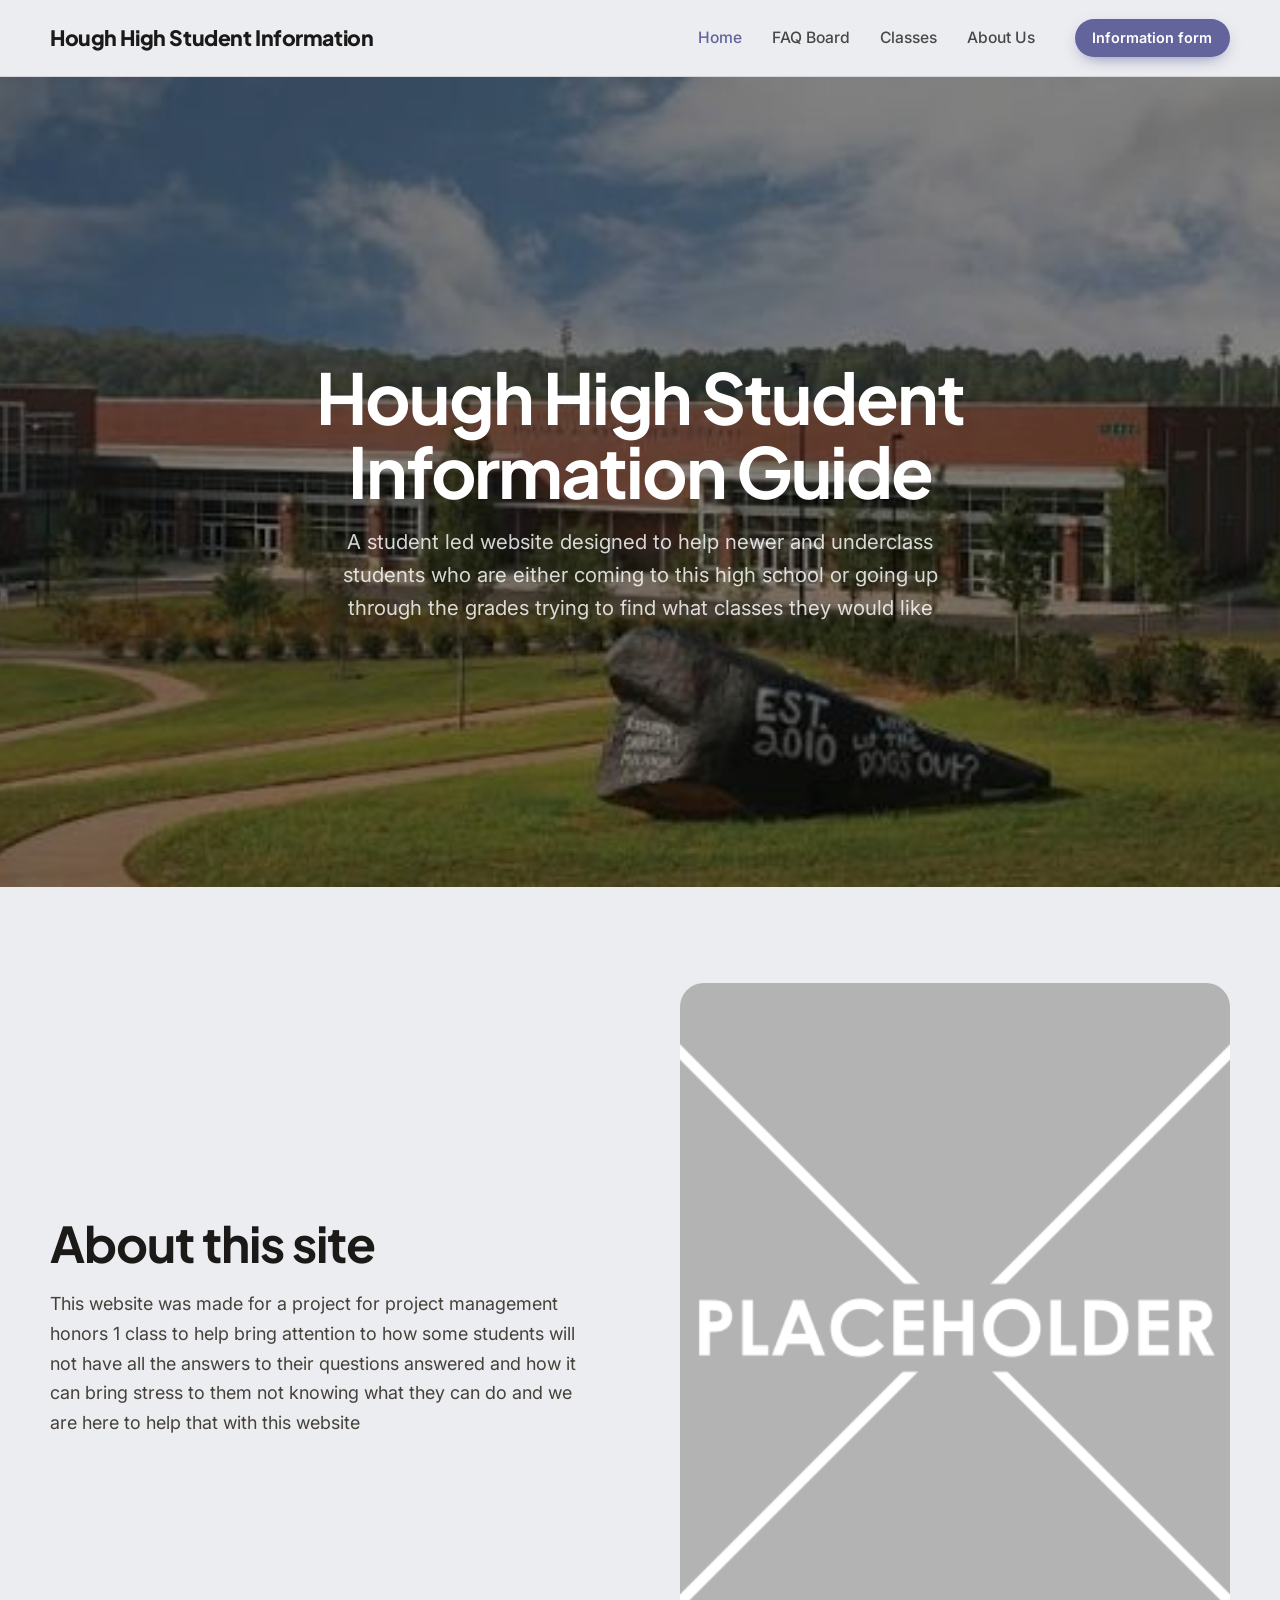
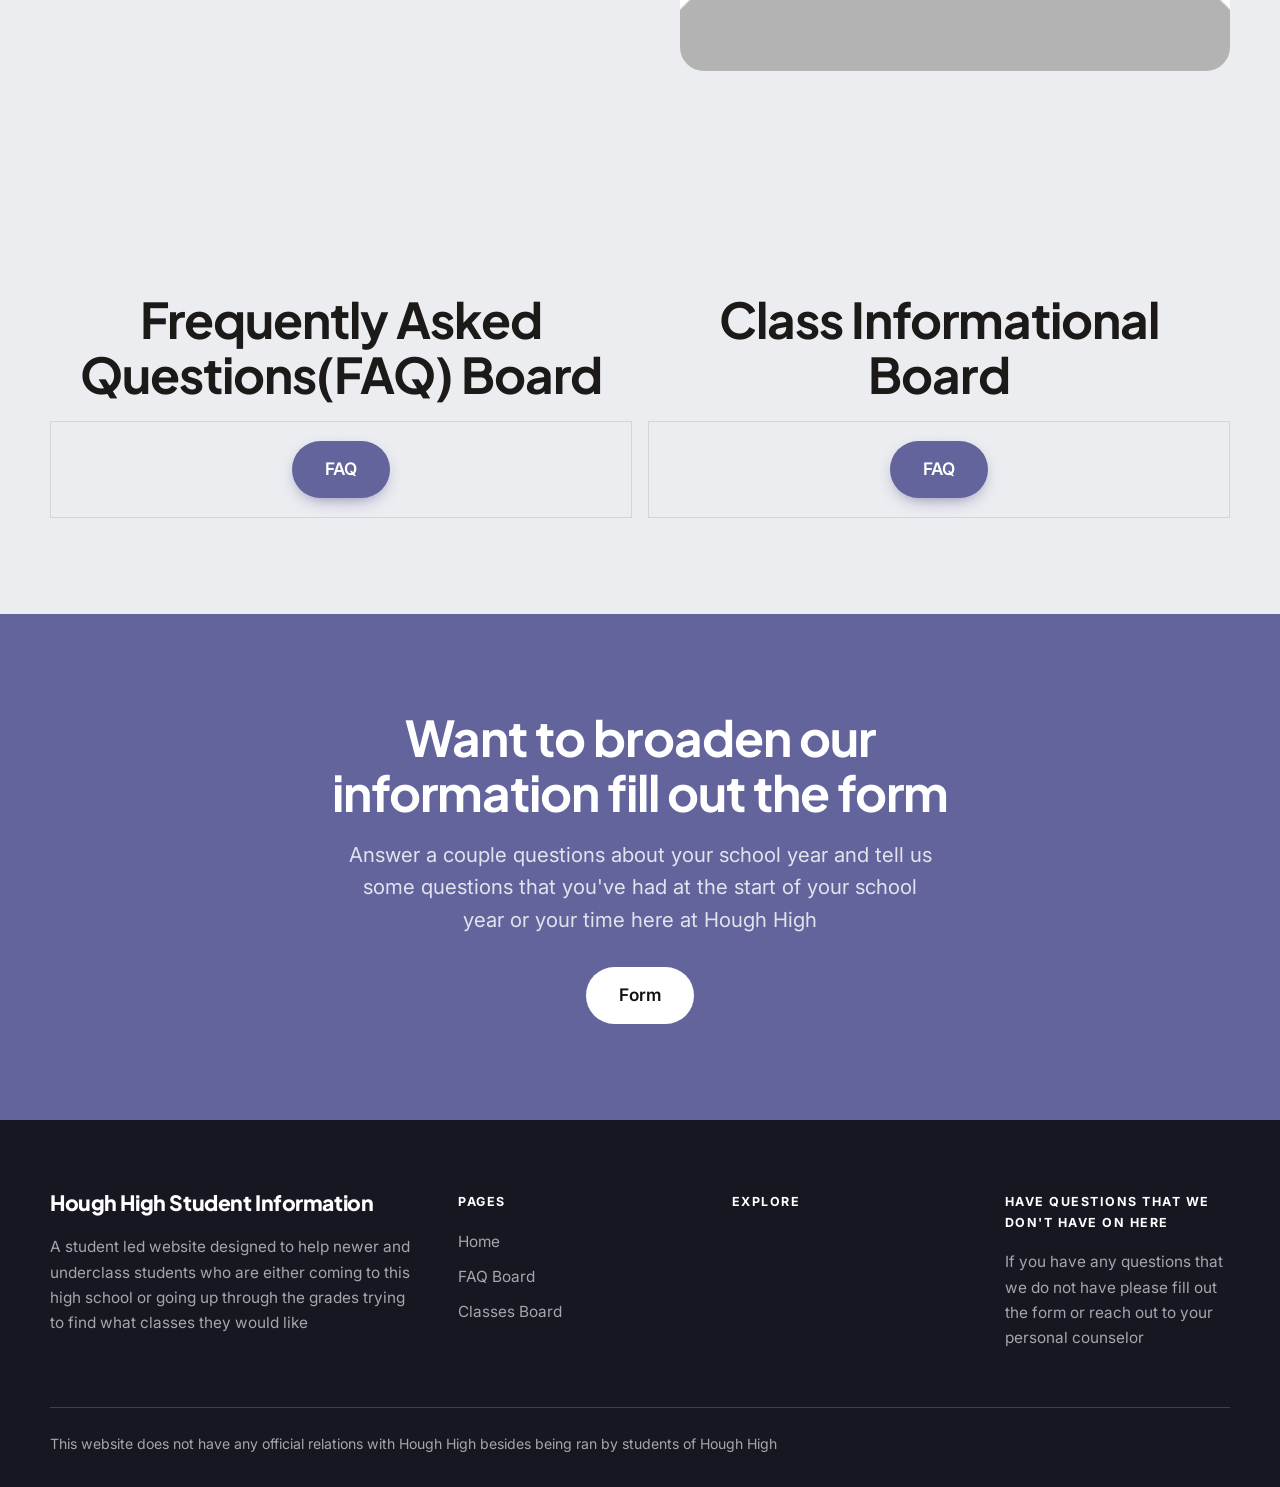
<file: index.html>
<!doctype html>
<html lang="en">
<head>
<meta charset="utf-8">
<meta name="viewport" content="width=device-width, initial-scale=1">
<title>Hough High Student Infomation</title>
<meta property="og:title" content="Hough High Student Infomation">
<meta property="og:type" content="website">
<meta name="twitter:card" content="summary_large_image">
<meta name="theme-color" content="#63649c">
<link rel="icon" href="favicon.svg">
<link rel="preconnect" href="https://fonts.googleapis.com"><link rel="preconnect" href="https://fonts.gstatic.com" crossorigin>
<link rel="stylesheet" href="https://fonts.googleapis.com/css2?family=Plus+Jakarta+Sans:wght@400;500;600;700;800&amp;family=Inter:wght@400;500;600;700;800&amp;display=swap">
<link rel="stylesheet" href="css/style.css">
<script>document.documentElement.className+=' sw-js';setTimeout(function(){if(!window.SW_READY)document.documentElement.className+=' sw-noanim'},2500)</script>
</head>
<body class="sw-body">
<header class="sw-header x-header sw-h-left sw-sticky sw-h-border"><div class="sw-container sw-header-inner"><a class="sw-logo" href="index.html" aria-label="Home"><span class="sw-logo-text">Hough High Student Information</span></a><nav class="sw-nav" aria-label="Main"><ul><li><a class="is-active" href="index.html" aria-current="page">Home</a></li><li><a class="" href="faq-board.html">FAQ Board</a></li><li><a class="" href="faq-board.html">Classes</a></li><li><a class="" href="#about-us">About Us</a></li></ul><div class="sw-nav-cta"><a class="sw-btn sw-btn-primary sw-btn-sm" href="#Info-form"><span>Information form</span></a></div></nav><div class="sw-header-actions"><a class="sw-btn sw-btn-primary sw-btn-sm" href="#Info-form"><span>Information form</span></a><button class="sw-burger" type="button" aria-label="Open menu" aria-expanded="false"><span></span><span></span><span></span></button></div></div></header><main class="sw-main"><section class="sw-section x-s8bmwumtnv sw-bg-image sw-on-dark sw-minh sw-first" style="background-image:url('assets/dont-look.jpg')"><div class="sw-container sw-w-normal"><div class="sw-row x-r5ngo3jtnv sw-gap-md sw-va-start"><div class="sw-col x-c3w3arotnv"><div class="sw-el sw-e-heading x-e6uabyctnv" data-anim="fade-down"><h1 class="sw-h sw-h1">Hough High Student<br>Information Guide</h1></div><div class="sw-el sw-e-heading x-eqqe23ftnv" data-anim="fade-down"><p class="sw-h sw-lead">A student led website designed to help newer and underclass students who are either coming to this high school or going up through the grades trying to find what classes they would like</p></div></div></div></div></section><section class="sw-section x-sxfuesfn2p sw-bg-none" id="about-us"><div class="sw-container sw-w-normal"><div class="sw-row x-rzjq4r1n2p sw-gap-xl sw-va-center sw-rev"><div class="sw-col x-cup8nomn2p"><div class="sw-el sw-e-heading x-e4thg3pn2p" data-anim="fade-right"><h2 class="sw-h sw-h2">About this site</h2></div><div class="sw-el sw-e-text x-e9ya7nln2p" data-anim="fade-right"><div class="sw-rich">This website was made for a project for project management honors 1 class to help bring attention to how some students will not have all the answers to their questions answered and how it can bring stress to them not knowing what they can do and we are here to help that with this website</div></div></div><div class="sw-col x-c63tgdln2p"><div class="sw-el sw-e-image x-e3ahvtkn2p" data-anim="fade-left"><figure class="sw-figure"><img class="sw-img" src="assets/images.png" alt="" width="500" height="500" loading="lazy" decoding="async"></figure></div></div></div></div></section><section class="sw-section x-snlrxx025a sw-bg-none"><div class="sw-container sw-w-normal"><div class="sw-row x-rivvbvf25a sw-gap-sm sw-va-center sw-rev"><div class="sw-col x-cdjgxvroli"><div class="sw-el sw-e-heading x-edhihog25a" data-anim="fade-right"><h2 class="sw-h sw-h2">Frequently Asked Questions(FAQ) Board</h2></div><div class="sw-el sw-e-button x-elhxw2700x" data-anim="fade-right"><div class="sw-btns sw-btns-lg"><a class="sw-btn sw-btn-primary" href="#"><span>FAQ</span></a></div></div></div><div class="sw-col x-c49vaoqsyl"><div class="sw-el sw-e-heading x-ezf8ds6syl" data-anim="fade-left"><h2 class="sw-h sw-h2">Class Informational<br>Board</h2></div><div class="sw-el sw-e-button x-ez05efbsyl" data-anim="fade-left"><div class="sw-btns sw-btns-lg"><a class="sw-btn sw-btn-primary" href="#"><span>FAQ</span></a></div></div></div></div></div></section><section class="sw-section x-s1glnhklcj sw-bg-primary sw-on-dark" id="Info-form"><div class="sw-container sw-w-normal"><div class="sw-row x-ro4ztlclcj sw-gap-md sw-va-start"><div class="sw-col x-chx933klcj"><div class="sw-el sw-e-heading x-e7rey6alcj" data-anim="fade-up"><h2 class="sw-h sw-h2">Want to broaden our information fill out the form</h2></div><div class="sw-el sw-e-heading x-ejay0wklcj" data-anim="fade-up"><p class="sw-h sw-lead">Answer a couple questions about your school year and tell us some questions that you&#39;ve had at the start of your school year or your time here at Hough High</p></div><div class="sw-el sw-e-button x-ejan8nnlcj" data-anim="fade-up"><div class="sw-btns sw-btns-lg sw-btns-full"><a class="sw-btn sw-btn-light" href="https://forms.gle/8w6DdERg39JbegQ58"><span>Form</span></a></div></div></div></div></div></section></main><footer class="sw-footer x-footer sw-f-dark sw-on-dark"><div class="sw-container"><div class="sw-footer-top"><div class="sw-footer-brand"><div class="sw-footer-logo"><a class="sw-logo" href="index.html" aria-label="Home"><span class="sw-logo-text">Hough High Student Information</span></a></div><p class="sw-footer-about">A student led website designed to help newer and underclass students who are either coming to this high school or going up through the grades trying to find what classes they would like</p></div><div class="sw-footer-col"><h4>Pages</h4><ul><li><a class="" href="index.html">Home</a></li><li><a class="" href="faq-board.html">FAQ Board</a></li><li><a class="" href="classes-board.html">Classes Board</a></li></ul></div><div class="sw-footer-col"><h4>Explore</h4><ul></ul></div><div class="sw-footer-col"><h4>Have questions that we don&#39;t have on here</h4><ul><li><a class="" href="#">If you have any questions that we do not have please fill out the form or reach out to your personal counselor</a></li></ul></div></div><div class="sw-footer-bottom"><p class="sw-copy">This website does not have any official relations with Hough High besides being ran by students of Hough High</p></div></div></footer>
<script src="js/site.js" defer></script>
</body>
</html>
</file>
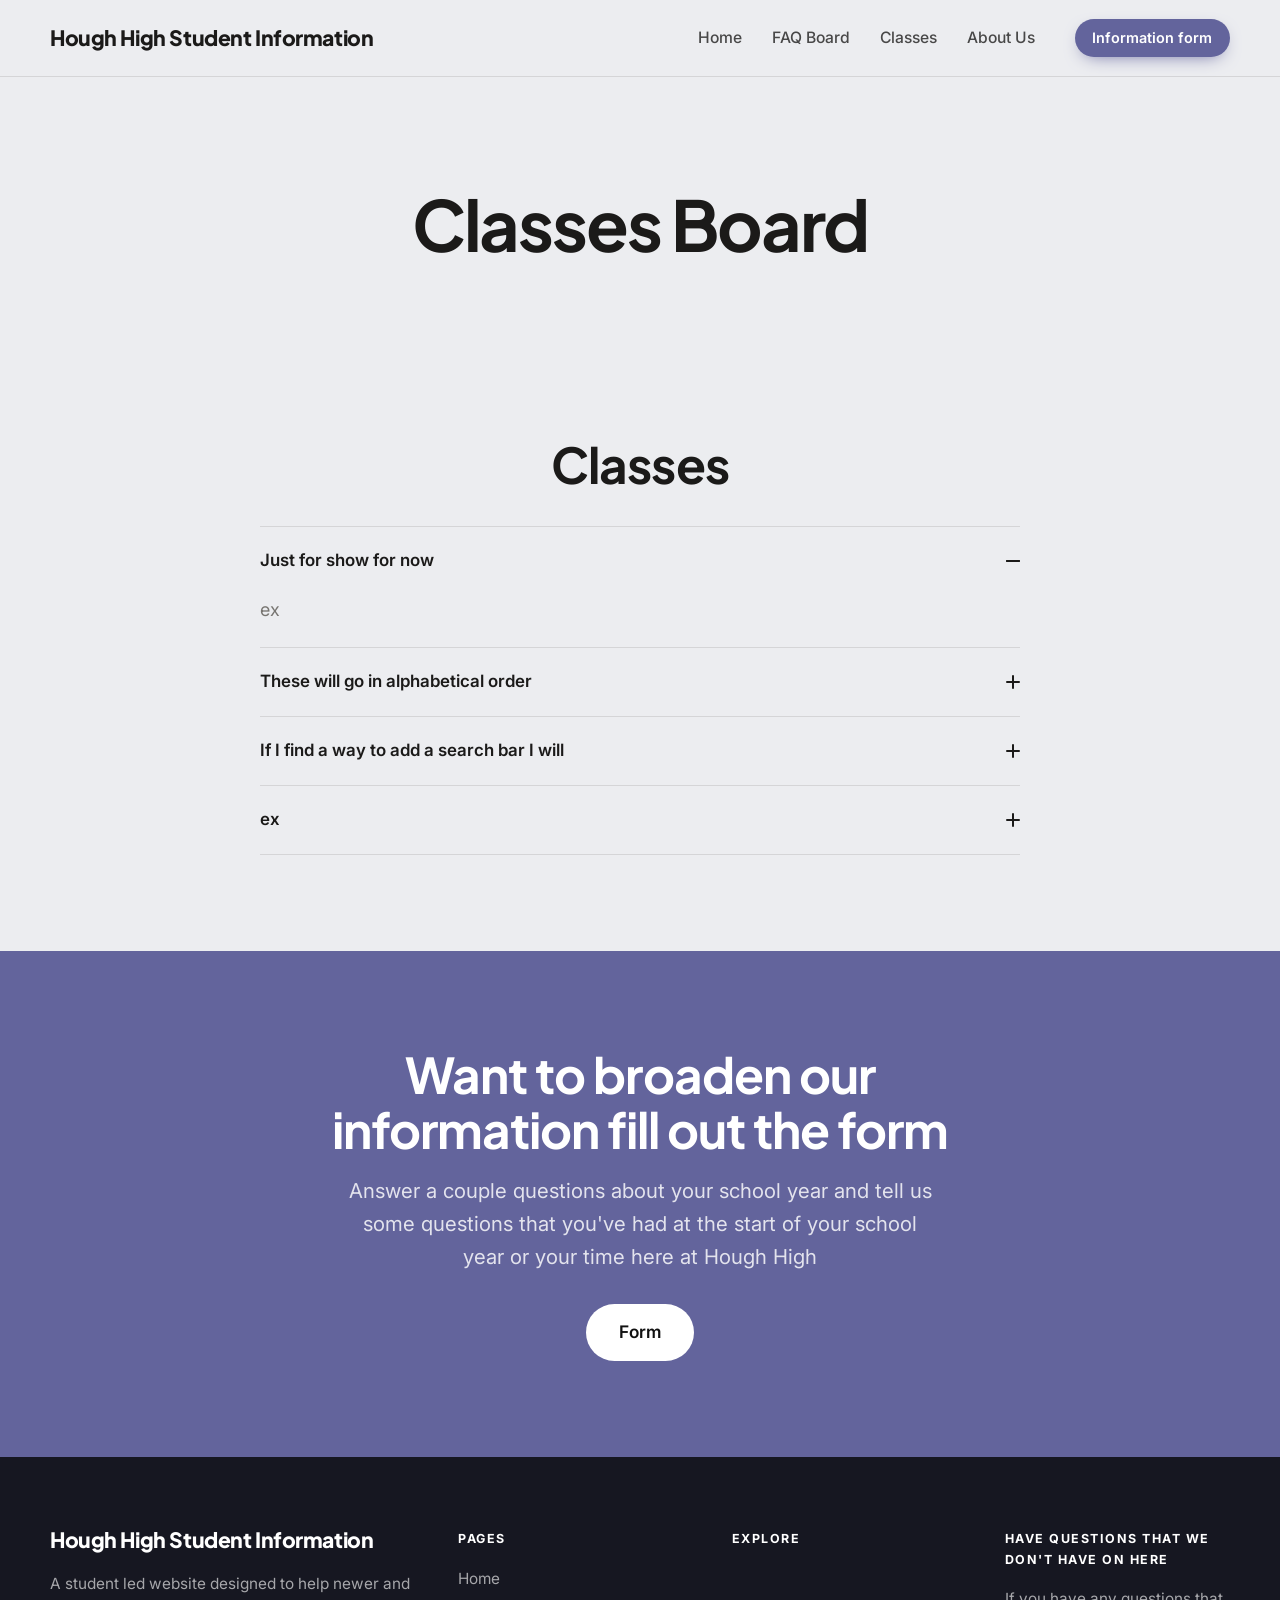
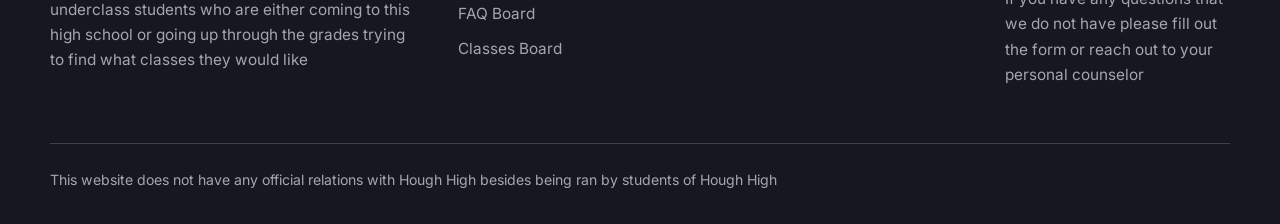
<file: classes-board.html>
<!doctype html>
<html lang="en">
<head>
<meta charset="utf-8">
<meta name="viewport" content="width=device-width, initial-scale=1">
<title>Classes Board | Hough High Student Information</title>
<meta property="og:title" content="Classes Board | Hough High Student Information">
<meta property="og:type" content="website">
<meta name="twitter:card" content="summary_large_image">
<meta name="theme-color" content="#63649c">
<link rel="icon" href="favicon.svg">
<link rel="preconnect" href="https://fonts.googleapis.com"><link rel="preconnect" href="https://fonts.gstatic.com" crossorigin>
<link rel="stylesheet" href="https://fonts.googleapis.com/css2?family=Plus+Jakarta+Sans:wght@400;500;600;700;800&amp;family=Inter:wght@400;500;600;700;800&amp;display=swap">
<link rel="stylesheet" href="css/style.css">
<script>document.documentElement.className+=' sw-js';setTimeout(function(){if(!window.SW_READY)document.documentElement.className+=' sw-noanim'},2500)</script>
</head>
<body class="sw-body">
<header class="sw-header x-header sw-h-left sw-sticky sw-h-border"><div class="sw-container sw-header-inner"><a class="sw-logo" href="index.html" aria-label="Home"><span class="sw-logo-text">Hough High Student Information</span></a><nav class="sw-nav" aria-label="Main"><ul><li><a class="" href="index.html">Home</a></li><li><a class="" href="faq-board.html">FAQ Board</a></li><li><a class="" href="faq-board.html">Classes</a></li><li><a class="" href="index.html#about-us">About Us</a></li></ul><div class="sw-nav-cta"><a class="sw-btn sw-btn-primary sw-btn-sm" href="index.html#Info-form"><span>Information form</span></a></div></nav><div class="sw-header-actions"><a class="sw-btn sw-btn-primary sw-btn-sm" href="index.html#Info-form"><span>Information form</span></a><button class="sw-burger" type="button" aria-label="Open menu" aria-expanded="false"><span></span><span></span><span></span></button></div></div></header><main class="sw-main"><section class="sw-section x-s4opmesgnh sw-bg-none sw-first"><div class="sw-container sw-w-normal"><div class="sw-row x-rj9qyhngnh sw-gap-md sw-va-start"><div class="sw-col x-ckvyypqgnh"><div class="sw-el sw-e-heading x-e9bdvzagnh" data-anim="fade-up"><h1 class="sw-h sw-h1">Classes Board</h1></div></div></div></div></section><section class="sw-section x-sakh2i96pq sw-bg-none" id="faq-2"><div class="sw-container sw-w-narrow"><div class="sw-row x-ruo7c716pq sw-gap-md sw-va-start"><div class="sw-col x-ch7lbju6pq"><div class="sw-el sw-e-heading x-e9pf1lr6pq" data-anim="fade-up"><h2 class="sw-h sw-h2">Classes </h2></div><div class="sw-el sw-e-accordion x-e8h3yax6pq" data-anim="fade-up"><div class="sw-acc sw-acc-lines"><details open><summary><span>Just for show for now</span><i class="sw-acc-ic" aria-hidden="true"></i></summary><div class="sw-acc-body"><p>ex</p></div></details><details><summary><span>These will go in alphabetical order</span><i class="sw-acc-ic" aria-hidden="true"></i></summary><div class="sw-acc-body"><p>ex</p></div></details><details><summary><span>If I find a way to add a search bar I will</span><i class="sw-acc-ic" aria-hidden="true"></i></summary><div class="sw-acc-body"><p>ex</p></div></details><details><summary><span>ex</span><i class="sw-acc-ic" aria-hidden="true"></i></summary><div class="sw-acc-body"><p>ex</p></div></details></div></div></div></div></div></section><section class="sw-section x-sj7s2nptsz sw-bg-primary sw-on-dark" id="Info-form-2"><div class="sw-container sw-w-normal"><div class="sw-row x-rogvrrptsz sw-gap-md sw-va-start"><div class="sw-col x-cgbfsartsz"><div class="sw-el sw-e-heading x-ey7kzrztsz" data-anim="fade-up"><h2 class="sw-h sw-h2">Want to broaden our information fill out the form</h2></div><div class="sw-el sw-e-heading x-edcer4ttsz" data-anim="fade-up"><p class="sw-h sw-lead">Answer a couple questions about your school year and tell us some questions that you&#39;ve had at the start of your school year or your time here at Hough High</p></div><div class="sw-el sw-e-button x-e8evcxhtsz" data-anim="fade-up"><div class="sw-btns sw-btns-lg sw-btns-full"><a class="sw-btn sw-btn-light" href="https://forms.gle/8w6DdERg39JbegQ58"><span>Form</span></a></div></div></div></div></div></section></main><footer class="sw-footer x-footer sw-f-dark sw-on-dark"><div class="sw-container"><div class="sw-footer-top"><div class="sw-footer-brand"><div class="sw-footer-logo"><a class="sw-logo" href="index.html" aria-label="Home"><span class="sw-logo-text">Hough High Student Information</span></a></div><p class="sw-footer-about">A student led website designed to help newer and underclass students who are either coming to this high school or going up through the grades trying to find what classes they would like</p></div><div class="sw-footer-col"><h4>Pages</h4><ul><li><a class="" href="index.html">Home</a></li><li><a class="" href="faq-board.html">FAQ Board</a></li><li><a class="" href="classes-board.html">Classes Board</a></li></ul></div><div class="sw-footer-col"><h4>Explore</h4><ul></ul></div><div class="sw-footer-col"><h4>Have questions that we don&#39;t have on here</h4><ul><li><a class="" href="#">If you have any questions that we do not have please fill out the form or reach out to your personal counselor</a></li></ul></div></div><div class="sw-footer-bottom"><p class="sw-copy">This website does not have any official relations with Hough High besides being ran by students of Hough High</p></div></div></footer>
<script src="js/site.js" defer></script>
</body>
</html>
</file>
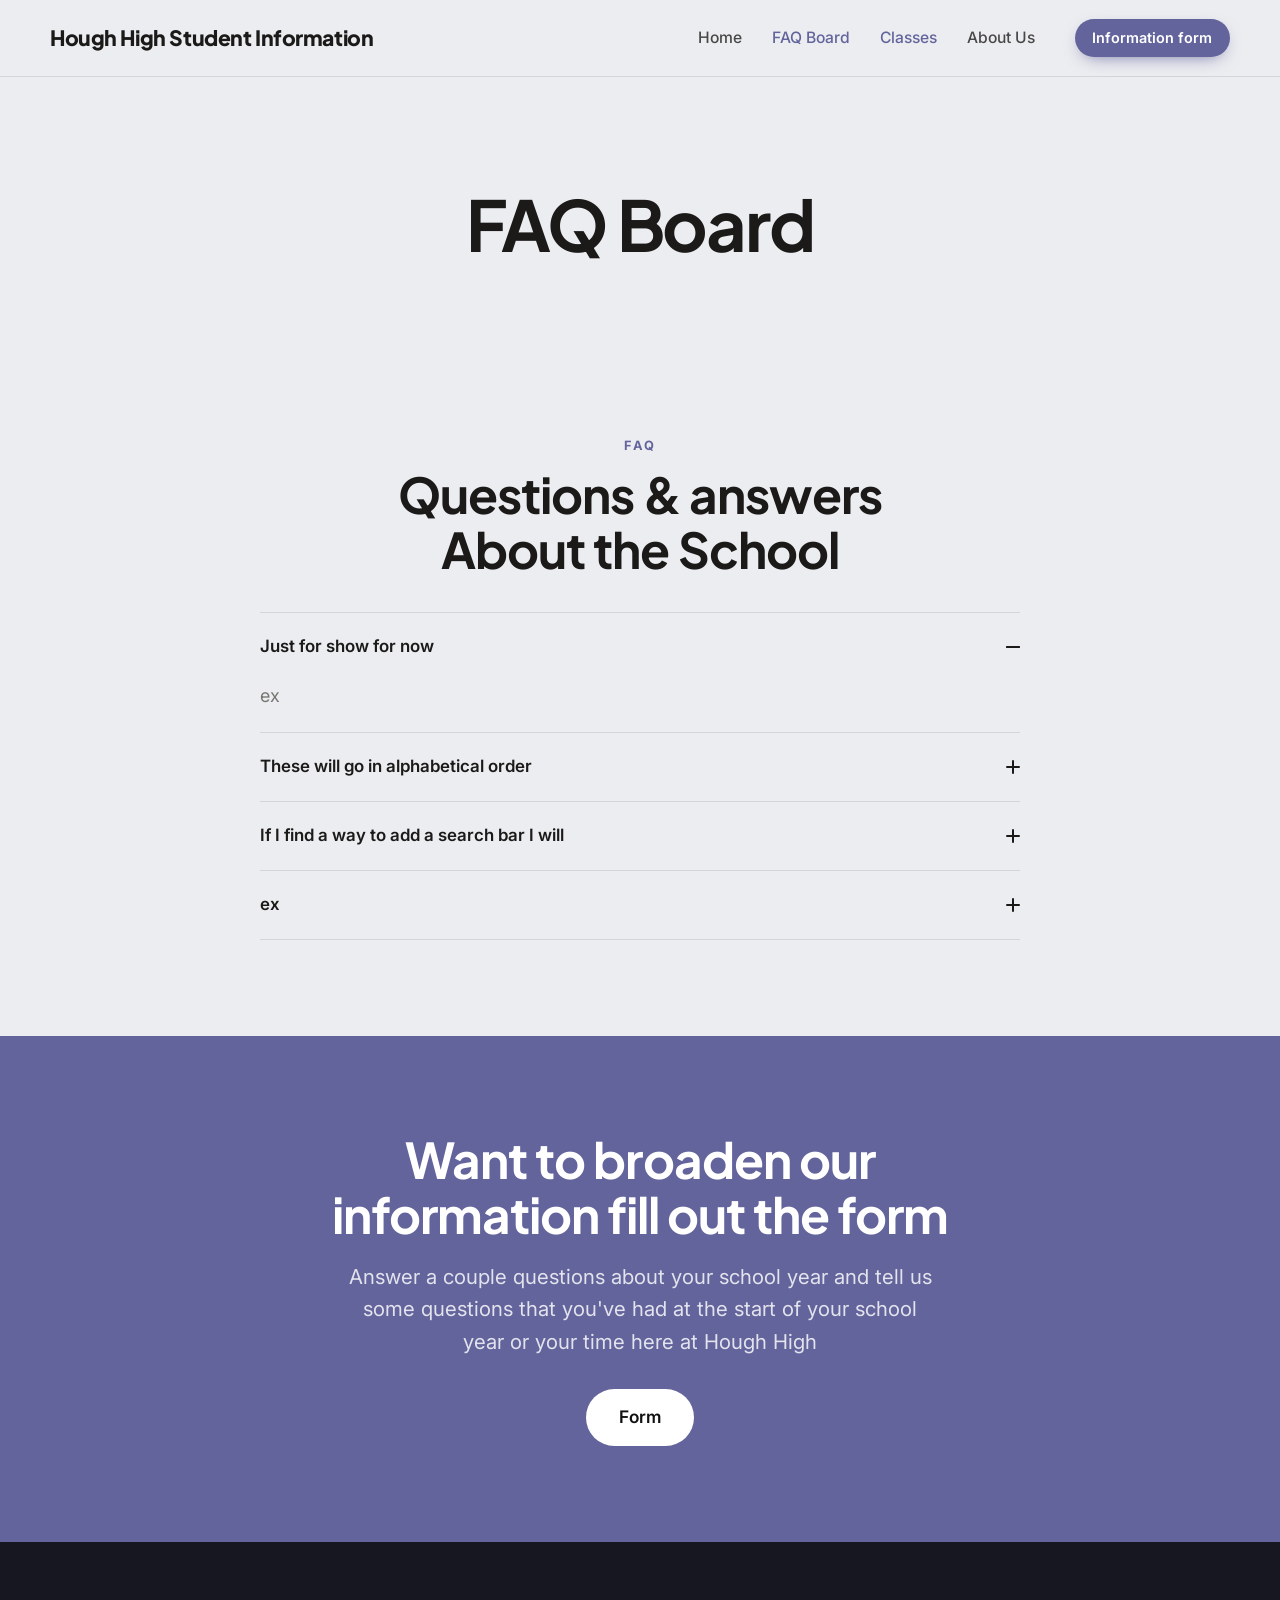
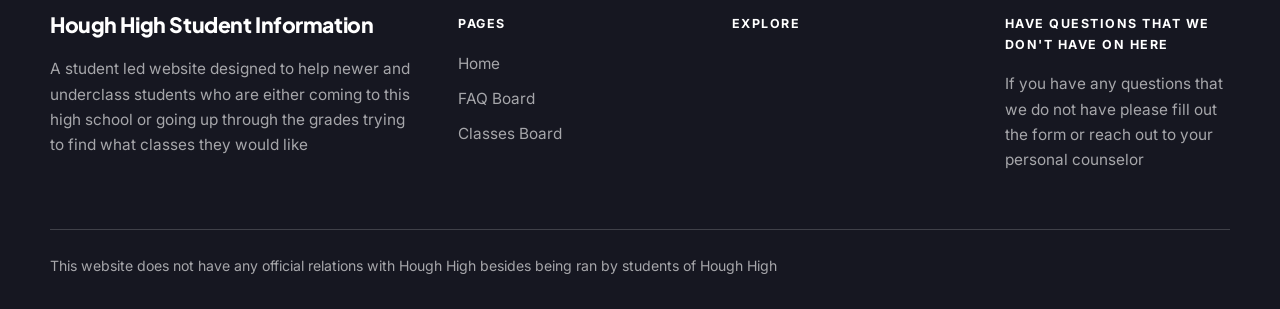
<file: faq-board.html>
<!doctype html>
<html lang="en">
<head>
<meta charset="utf-8">
<meta name="viewport" content="width=device-width, initial-scale=1">
<title>FAQ Board | Hough High Student Information</title>
<meta property="og:title" content="FAQ Board | Hough High Student Information">
<meta property="og:type" content="website">
<meta name="twitter:card" content="summary_large_image">
<meta name="theme-color" content="#63649c">
<link rel="icon" href="favicon.svg">
<link rel="preconnect" href="https://fonts.googleapis.com"><link rel="preconnect" href="https://fonts.gstatic.com" crossorigin>
<link rel="stylesheet" href="https://fonts.googleapis.com/css2?family=Plus+Jakarta+Sans:wght@400;500;600;700;800&amp;family=Inter:wght@400;500;600;700;800&amp;display=swap">
<link rel="stylesheet" href="css/style.css">
<script>document.documentElement.className+=' sw-js';setTimeout(function(){if(!window.SW_READY)document.documentElement.className+=' sw-noanim'},2500)</script>
</head>
<body class="sw-body">
<header class="sw-header x-header sw-h-left sw-sticky sw-h-border"><div class="sw-container sw-header-inner"><a class="sw-logo" href="index.html" aria-label="Home"><span class="sw-logo-text">Hough High Student Information</span></a><nav class="sw-nav" aria-label="Main"><ul><li><a class="" href="index.html">Home</a></li><li><a class="is-active" href="faq-board.html" aria-current="page">FAQ Board</a></li><li><a class="is-active" href="faq-board.html" aria-current="page">Classes</a></li><li><a class="" href="index.html#about-us">About Us</a></li></ul><div class="sw-nav-cta"><a class="sw-btn sw-btn-primary sw-btn-sm" href="index.html#Info-form"><span>Information form</span></a></div></nav><div class="sw-header-actions"><a class="sw-btn sw-btn-primary sw-btn-sm" href="index.html#Info-form"><span>Information form</span></a><button class="sw-burger" type="button" aria-label="Open menu" aria-expanded="false"><span></span><span></span><span></span></button></div></div></header><main class="sw-main"><section class="sw-section x-sx20opueux sw-bg-none sw-first"><div class="sw-container sw-w-normal"><div class="sw-row x-rl36qn3eux sw-gap-md sw-va-start"><div class="sw-col x-c15n99geux"><div class="sw-el sw-e-heading x-exnpy2xeux" data-anim="fade-up"><h1 class="sw-h sw-h1">FAQ Board</h1></div></div></div></div></section><section class="sw-section x-stns1fenps sw-bg-none" id="faq"><div class="sw-container sw-w-narrow"><div class="sw-row x-rufmh6pnps sw-gap-md sw-va-start"><div class="sw-col x-c2jl4lgnps"><div class="sw-el sw-e-heading x-e427lg6nps" data-anim="fade-up"><p class="sw-h sw-eyebrow">FAQ</p></div><div class="sw-el sw-e-heading x-e85pztfnps" data-anim="fade-up"><h2 class="sw-h sw-h2">Questions &amp; answers<br>About the School</h2></div><div class="sw-el sw-e-accordion x-eg4vx7lnps" data-anim="fade-up"><div class="sw-acc sw-acc-lines"><details open><summary><span>Just for show for now</span><i class="sw-acc-ic" aria-hidden="true"></i></summary><div class="sw-acc-body"><p>ex</p></div></details><details><summary><span>These will go in alphabetical order</span><i class="sw-acc-ic" aria-hidden="true"></i></summary><div class="sw-acc-body"><p>ex</p></div></details><details><summary><span>If I find a way to add a search bar I will</span><i class="sw-acc-ic" aria-hidden="true"></i></summary><div class="sw-acc-body"><p>ex</p></div></details><details><summary><span>ex</span><i class="sw-acc-ic" aria-hidden="true"></i></summary><div class="sw-acc-body"><p>ex</p></div></details></div></div></div></div></div></section><section class="sw-section x-s7vppjarur sw-bg-primary sw-on-dark" id="Info-form-2"><div class="sw-container sw-w-normal"><div class="sw-row x-rwxn1alrur sw-gap-md sw-va-start"><div class="sw-col x-crqywz7rur"><div class="sw-el sw-e-heading x-ewr9vsgrur" data-anim="fade-up"><h2 class="sw-h sw-h2">Want to broaden our information fill out the form</h2></div><div class="sw-el sw-e-heading x-efnfi3urur" data-anim="fade-up"><p class="sw-h sw-lead">Answer a couple questions about your school year and tell us some questions that you&#39;ve had at the start of your school year or your time here at Hough High</p></div><div class="sw-el sw-e-button x-ekyorlcrur" data-anim="fade-up"><div class="sw-btns sw-btns-lg sw-btns-full"><a class="sw-btn sw-btn-light" href="https://forms.gle/8w6DdERg39JbegQ58"><span>Form</span></a></div></div></div></div></div></section></main><footer class="sw-footer x-footer sw-f-dark sw-on-dark"><div class="sw-container"><div class="sw-footer-top"><div class="sw-footer-brand"><div class="sw-footer-logo"><a class="sw-logo" href="index.html" aria-label="Home"><span class="sw-logo-text">Hough High Student Information</span></a></div><p class="sw-footer-about">A student led website designed to help newer and underclass students who are either coming to this high school or going up through the grades trying to find what classes they would like</p></div><div class="sw-footer-col"><h4>Pages</h4><ul><li><a class="" href="index.html">Home</a></li><li><a class="" href="faq-board.html">FAQ Board</a></li><li><a class="" href="classes-board.html">Classes Board</a></li></ul></div><div class="sw-footer-col"><h4>Explore</h4><ul></ul></div><div class="sw-footer-col"><h4>Have questions that we don&#39;t have on here</h4><ul><li><a class="" href="#">If you have any questions that we do not have please fill out the form or reach out to your personal counselor</a></li></ul></div></div><div class="sw-footer-bottom"><p class="sw-copy">This website does not have any official relations with Hough High besides being ran by students of Hough High</p></div></div></footer>
<script src="js/site.js" defer></script>
</body>
</html>
</file>
<file: css/style.css>
/* Sitewright site styles — shared by the editor canvas and every exported site. */
:root{--sh-sm:0 1px 2px rgba(15,23,42,.06),0 1px 3px rgba(15,23,42,.08);--sh-md:0 4px 10px -2px rgba(15,23,42,.08),0 12px 28px -8px rgba(15,23,42,.14);--sh-lg:0 10px 24px -6px rgba(15,23,42,.12),0 30px 60px -18px rgba(15,23,42,.25);--header-h:76px}
*,*::before,*::after{box-sizing:border-box}
html{-webkit-text-size-adjust:100%;text-size-adjust:100%;scroll-padding-top:calc(var(--header-h) + 12px)}
@media (prefers-reduced-motion:no-preference){html{scroll-behavior:smooth}}
body{margin:0;font-family:var(--f-body);font-size:var(--fs);line-height:1.65;color:var(--c-text);background:var(--c-bg);-webkit-font-smoothing:antialiased;-moz-osx-font-smoothing:grayscale;text-rendering:optimizeLegibility;overflow-x:hidden}
img,svg,video,iframe{max-width:100%}
img{height:auto}
a{color:var(--c-primary);text-decoration:none}
button,input,select,textarea{font:inherit;color:inherit}
p{margin:0}
h1,h2,h3,h4,h5,h6{margin:0}
.sw-main{display:block}

/* layout */
.sw-container{width:100%;max-width:calc(var(--container) + 48px);margin:0 auto;padding:0 24px;position:relative;z-index:1}
.sw-w-narrow{max-width:808px}
.sw-w-wide{max-width:1488px}
.sw-w-full{max-width:none;padding:0}
.sw-section{position:relative;padding:96px 0;color:var(--c-text);background-color:transparent;background-size:cover;background-position:center}
.sw-section.sw-minh{display:flex;flex-direction:column;justify-content:center}
.sw-bg-surface{background-color:var(--c-surface)}
.sw-bg-primary{background-color:var(--c-primary)}
.sw-bg-dark{background-color:var(--c-dark)}
.sw-bg-image::before{content:"";position:absolute;inset:0;z-index:0;pointer-events:none}
.sw-fixed{background-attachment:fixed}
@media (hover:none),(max-width:991px){.sw-fixed{background-attachment:scroll}}
.sw-row{display:grid;grid-template-columns:repeat(12,minmax(0,1fr));column-gap:32px;row-gap:32px;align-items:start}
.sw-row+.sw-row{margin-top:56px}
.sw-gap-none{column-gap:0;row-gap:0}.sw-gap-sm{column-gap:16px;row-gap:16px}.sw-gap-lg{column-gap:48px;row-gap:40px}.sw-gap-xl{column-gap:80px;row-gap:48px}
.sw-va-center{align-items:center}.sw-va-end{align-items:end}.sw-va-stretch{align-items:stretch}
.sw-col{grid-column:span var(--span,12);display:flex;flex-direction:column;gap:18px;min-width:0;position:relative}
.sw-va-stretch>.sw-col{height:100%}
.sw-bordered{border:1px solid var(--c-border)}
.sw-el{min-width:0}
@media (max-width:991px){
  .sw-section{padding:72px 0}
  .sw-col{grid-column:span var(--span-t,12)}
  .sw-gap-xl{column-gap:40px}
}
@media (max-width:767px){
  .sw-container{padding:0 20px}
  .sw-w-full{padding:0}
  .sw-section{padding:56px 0}
  .sw-row{column-gap:16px;row-gap:28px}
  .sw-row+.sw-row{margin-top:40px}
  .sw-col{grid-column:span var(--span-m,12)}
  .sw-rev{display:flex;flex-direction:column-reverse}
}

/* typography */
.sw-h{font-family:var(--f-heading);font-weight:var(--hw);color:var(--c-heading);line-height:1.15;letter-spacing:-.02em;text-transform:var(--h-case);text-wrap:balance;overflow-wrap:break-word}
.sw-h1{font-size:clamp(2.4rem,1.5rem + 3.6vw,4.4rem);line-height:1.06;letter-spacing:-.03em}
.sw-h2{font-size:clamp(1.95rem,1.4rem + 2.1vw,3.1rem);line-height:1.12}
.sw-h3{font-size:clamp(1.35rem,1.15rem + .8vw,1.8rem)}
.sw-h4{font-size:1.3rem}.sw-h5{font-size:1.12rem}.sw-h6{font-size:1rem}
.sw-eyebrow{font-family:var(--f-body);font-size:.8rem;font-weight:700;letter-spacing:.14em;text-transform:uppercase;color:var(--c-primary);line-height:1.4;margin-bottom:-6px}
.sw-on-dark .sw-eyebrow{color:var(--c-accent)}
.sw-bg-primary .sw-eyebrow{color:rgba(255,255,255,.8)}
.sw-lead{font-family:var(--f-body);font-weight:400;font-size:clamp(1.08rem,1rem + .35vw,1.3rem);line-height:1.6;color:var(--c-text);letter-spacing:0;text-transform:none;text-wrap:pretty}
.sw-h-link{color:inherit}
.sw-rich{text-wrap:pretty}
.sw-rich p+p,.sw-rich p+ul,.sw-rich ul+p,.sw-rich p+ol,.sw-rich ol+p{margin-top:.9em}
.sw-rich ul,.sw-rich ol{margin:0;padding-left:1.3em}
.sw-rich li+li{margin-top:.35em}
.sw-rich a{color:var(--c-primary);text-decoration:underline;text-underline-offset:3px}
.sw-on-dark .sw-rich a{color:inherit}
.sw-rich strong,.sw-rich b{color:var(--c-heading);font-weight:700}

/* buttons */
.sw-btns{display:flex;flex-wrap:wrap;gap:12px;align-items:center;justify-content:var(--jc,flex-start)}
.sw-btn{display:inline-flex;align-items:center;justify-content:center;gap:.5em;padding:.82em 1.5em;border-radius:var(--btn-r);font-weight:600;font-size:1rem;line-height:1.2;border:1.5px solid transparent;cursor:pointer;transition:transform .18s ease,box-shadow .18s ease,background-color .18s ease,color .18s ease,border-color .18s ease;text-align:center;white-space:nowrap;text-decoration:none;font-family:var(--f-body)}
.sw-btn .ic{flex:none}
.sw-btn:hover{transform:translateY(-1px)}
.sw-btn:focus-visible{outline:3px solid var(--c-primary-soft);outline-offset:2px}
.sw-btn-primary{background:var(--c-primary);color:var(--c-primary-ink);box-shadow:0 6px 18px -8px var(--c-primary)}
.sw-btn-primary:hover{box-shadow:0 10px 24px -8px var(--c-primary);filter:brightness(1.06)}
.sw-btn-secondary{background:var(--c-primary-soft);color:var(--c-primary)}
.sw-btn-secondary:hover{background:var(--c-primary);color:var(--c-primary-ink)}
.sw-btn-outline{border-color:var(--c-border);color:var(--c-heading);background:transparent}
.sw-btn-outline:hover{border-color:var(--c-heading)}
.sw-btn-ghost{padding-left:.2em;padding-right:.2em;color:var(--c-primary);background:none}
.sw-btn-ghost:hover{transform:none;text-decoration:underline;text-underline-offset:4px}
.sw-btn-light{background:#fff;color:#111}
.sw-on-dark .sw-btn-secondary{background:rgba(255,255,255,.12);color:#fff}
.sw-on-dark .sw-btn-secondary:hover{background:#fff;color:#111}
.sw-on-dark .sw-btn-outline{border-color:rgba(255,255,255,.4);color:#fff}
.sw-on-dark .sw-btn-outline:hover{border-color:#fff;background:rgba(255,255,255,.08)}
.sw-on-dark .sw-btn-ghost{color:#fff}
.sw-bg-primary .sw-btn-primary{background:#fff;color:var(--c-primary);box-shadow:none}
.sw-btns-sm .sw-btn,.sw-btn-sm{font-size:.9rem;padding:.62em 1.15em}
.sw-btns-lg .sw-btn{font-size:1.08rem;padding:1em 1.85em}
.sw-btn-block{width:100%}
@media (max-width:767px){.sw-btns-full .sw-btn{width:100%}}

/* media */
.sw-figure{margin:0;display:block}
.sw-img{display:block;width:100%;height:auto}
.sw-figure figcaption{font-size:.88rem;color:var(--c-muted);margin-top:10px}
.sw-img-link{display:block}
.sw-icon{--is:44px;display:inline-flex;align-items:center;justify-content:center;width:var(--is);height:var(--is);flex:none;color:var(--ic,var(--c-primary));vertical-align:middle}
.sw-icon .ic{width:52%;height:52%}
.sw-fill-soft{background:var(--c-primary-soft)}
.sw-fill-solid{background:var(--ic,var(--c-primary));color:var(--c-primary-ink)}
.sw-fill-none{width:auto;height:auto}
.sw-fill-none .ic{width:var(--is);height:var(--is)}
.sw-shape-circle{border-radius:50%}.sw-shape-rounded{border-radius:calc(var(--is) * .28)}.sw-shape-square{border-radius:0}
.sw-icon-link{display:inline-flex}
.sw-hr{border:0;border-top:1px solid var(--c-border);margin:0;width:100%}
.sw-spacer{height:48px}

.sw-list{list-style:none;margin:0;padding:0;display:flex;flex-direction:column;gap:12px}
.sw-list li{display:flex;gap:12px;align-items:flex-start;text-align:left}
.sw-li-ic{flex:none;display:inline-flex;color:var(--c-primary);margin-top:.18em}
.sw-on-dark .sw-li-ic{color:var(--c-accent)}
.sw-list-plain{list-style:disc;padding-left:1.2em;display:block}
.sw-list-plain li{display:list-item}
.sw-list-plain li+li{margin-top:8px}

/* feature */
.sw-feature{display:flex;flex-direction:column;gap:16px}
.sw-feature-left{flex-direction:row;align-items:flex-start;gap:18px;text-align:left}
.sw-feature-body{display:flex;flex-direction:column;gap:8px}
.sw-feature-title{font-family:var(--f-heading);font-size:1.18rem;font-weight:var(--hw);color:var(--c-heading);line-height:1.3;letter-spacing:-.01em}
.sw-feature p{color:var(--c-muted)}
.sw-boxed{background:var(--c-card);border:1px solid var(--c-border);border-radius:var(--radius);padding:30px;height:100%;transition:transform .25s ease,box-shadow .25s ease}
.sw-boxed:hover{transform:translateY(-3px);box-shadow:var(--sh-md)}
.sw-more{display:inline-flex;align-items:center;gap:6px;font-weight:600;color:var(--c-primary);margin-top:4px}
.sw-more .ic{transition:transform .2s ease}
.sw-more:hover .ic,.sw-card:hover .sw-more .ic{transform:translateX(3px)}
.sw-on-dark .sw-more{color:#fff}

/* card */
.sw-card{background:var(--c-card);border-radius:var(--radius);overflow:hidden;display:flex;flex-direction:column;height:100%;transition:transform .25s ease,box-shadow .25s ease;text-align:inherit}
.sw-card-shadow{box-shadow:var(--sh-md)}
.sw-card-shadow:hover{transform:translateY(-4px);box-shadow:var(--sh-lg)}
.sw-card-border{border:1px solid var(--c-border)}
.sw-card-border:hover{transform:translateY(-3px);box-shadow:var(--sh-md)}
.sw-card-flat{background:transparent;border-radius:0;overflow:visible}
.sw-card-flat .sw-card-media{border-radius:var(--radius);overflow:hidden}
.sw-card-flat .sw-card-body{padding:20px 0 0}
.sw-card-media{overflow:hidden}
.sw-card-media img{display:block;width:100%;aspect-ratio:16/10;object-fit:cover;transition:transform .6s cubic-bezier(.2,.7,.2,1)}
.sw-card:hover .sw-card-media img{transform:scale(1.04)}
.sw-card-body{padding:24px;display:flex;flex-direction:column;gap:10px;flex:1}
.sw-card-title{font-family:var(--f-heading);font-size:1.25rem;font-weight:var(--hw);color:var(--c-heading);line-height:1.3;letter-spacing:-.01em}
.sw-card-title-link{color:inherit}
.sw-card-body p{color:var(--c-muted)}
.sw-card-body .sw-more{margin-top:auto;padding-top:6px}
.sw-tag{align-self:flex-start;font-size:.75rem;font-weight:700;letter-spacing:.06em;text-transform:uppercase;color:var(--c-primary);background:var(--c-primary-soft);padding:.3em .75em;border-radius:999px}

/* testimonial */
.sw-testimonial{margin:0;display:flex;flex-direction:column;gap:18px;height:100%}
.sw-t-card{background:var(--c-card);border:1px solid var(--c-border);border-radius:var(--radius);padding:32px}
.sw-stars{color:#f5a524;letter-spacing:3px;font-size:1.05rem;line-height:1}
.sw-testimonial blockquote{margin:0;font-size:1.08rem;line-height:1.65;color:var(--c-heading);flex:1}
.sw-testimonial figcaption{display:inline-flex;align-items:center;gap:14px;text-align:left}
.sw-testimonial figcaption strong{display:block;color:var(--c-heading);font-weight:700}
.sw-testimonial figcaption span{display:block;font-size:.9rem;color:var(--c-muted)}
.sw-avatar{width:50px;height:50px;border-radius:50%;object-fit:cover;flex:none}

/* pricing */
.sw-price-card{position:relative;background:var(--c-card);border:1px solid var(--c-border);border-radius:var(--radius);padding:36px 30px;display:flex;flex-direction:column;gap:16px;height:100%;text-align:left}
.sw-price-card.is-featured{border:2px solid var(--c-primary);box-shadow:var(--sh-lg)}
.sw-badge{position:absolute;top:-13px;right:24px;background:var(--c-primary);color:var(--c-primary-ink);font-size:.75rem;font-weight:700;letter-spacing:.04em;padding:.35em .9em;border-radius:999px}
.sw-price-name{font-family:var(--f-heading);font-size:1.15rem;font-weight:var(--hw);color:var(--c-heading)}
.sw-price{display:flex;align-items:baseline;gap:4px;flex-wrap:wrap}
.sw-amount{font-family:var(--f-heading);font-size:clamp(2.3rem,2rem + 1vw,3rem);font-weight:800;color:var(--c-heading);letter-spacing:-.03em;line-height:1}
.sw-period{color:var(--c-muted)}
.sw-price-desc{color:var(--c-muted)}
.sw-price-card .sw-list{margin:4px 0 8px;flex:1}
.sw-price-card .sw-btn{margin-top:auto}

/* stat */
.sw-stat-num{font-family:var(--f-heading);font-size:clamp(2.3rem,1.8rem + 2vw,3.6rem);font-weight:800;color:var(--c-primary);line-height:1;letter-spacing:-.03em}
.sw-on-dark .sw-stat-num{color:#fff}
.sw-stat-label{color:var(--c-muted);margin-top:10px;font-weight:500}

/* person */
.sw-person{display:flex;flex-direction:column;gap:6px}
.sw-person-photo{border-radius:var(--radius);overflow:hidden;margin-bottom:12px}
.sw-person-photo img{display:block;width:100%;aspect-ratio:4/5;object-fit:cover}
.sw-person-round .sw-person-photo{border-radius:50%;width:min(180px,70%);margin-left:auto;margin-right:auto}
.sw-person-round .sw-person-photo img{aspect-ratio:1/1}
.sw-person-name{font-family:var(--f-heading);font-size:1.2rem;font-weight:var(--hw);color:var(--c-heading)}
.sw-person-role{color:var(--c-primary);font-weight:600;font-size:.95rem}
.sw-person-bio{color:var(--c-muted);font-size:.95rem;margin-top:4px}
.sw-person .sw-socials{margin-top:8px;justify-content:var(--jc,flex-start)}

/* gallery */
.sw-gallery{display:grid;grid-template-columns:repeat(var(--cols,3),minmax(0,1fr));gap:var(--gap,12px)}
.sw-gal-item{position:relative;display:block;overflow:hidden;border-radius:inherit}
.sw-gal-item img{display:block;width:100%;transition:transform .6s cubic-bezier(.2,.7,.2,1)}
a.sw-gal-item{cursor:zoom-in}
a.sw-gal-item:hover img{transform:scale(1.05)}
.sw-gal-cap{position:absolute;left:10px;bottom:10px;right:10px;color:#fff;font-size:.88rem;font-weight:600;text-shadow:0 1px 6px rgba(0,0,0,.6)}
@media (max-width:767px){.sw-gallery{grid-template-columns:repeat(var(--cols-m,2),minmax(0,1fr))}}

/* slider */
.sw-slider{position:relative;overflow:hidden;aspect-ratio:var(--ar,16/9);background:var(--c-surface);isolation:isolate}
.sw-slides{display:flex;height:100%;transition:transform .7s cubic-bezier(.65,0,.35,1)}
.sw-slide{flex:0 0 100%;position:relative;height:100%}
.sw-slide img{width:100%;height:100%;object-fit:cover;display:block}
.sw-slide-cap{position:absolute;left:0;right:0;bottom:0;padding:48px 32px 32px;background:linear-gradient(transparent,rgba(0,0,0,.6));color:#fff;text-align:left}
.sw-slide-cap h3{font-family:var(--f-heading);font-size:clamp(1.2rem,1rem + 1vw,1.8rem);font-weight:var(--hw)}
.sw-slide-cap p{opacity:.9;margin-top:4px}
.sw-sl-prev,.sw-sl-next{position:absolute;top:50%;transform:translateY(-50%);width:44px;height:44px;border-radius:50%;border:0;background:rgba(255,255,255,.92);color:#111;display:flex;align-items:center;justify-content:center;cursor:pointer;box-shadow:var(--sh-md);z-index:2;transition:transform .2s ease}
.sw-sl-prev:hover,.sw-sl-next:hover{transform:translateY(-50%) scale(1.07)}
.sw-sl-prev{left:16px}.sw-sl-next{right:16px}
.sw-sl-dots{position:absolute;left:0;right:0;bottom:16px;display:flex;justify-content:center;gap:8px;z-index:2}
.sw-sl-dots button{width:9px;height:9px;border-radius:999px;border:0;padding:0;background:rgba(255,255,255,.55);cursor:pointer;transition:width .3s ease,background .3s ease}
.sw-sl-dots button.is-active{width:26px;background:#fff}
@media (max-width:767px){.sw-sl-prev,.sw-sl-next{width:36px;height:36px}.sw-slide-cap{padding:32px 18px 18px}}

/* logos */
.sw-logos{--lh:36px;display:flex;flex-wrap:wrap;align-items:center;justify-content:center;gap:28px 52px}
.sw-logo-img{height:var(--lh);width:auto;object-fit:contain}
.sw-logos-gray .sw-logo-img{filter:grayscale(1);opacity:.65;transition:opacity .2s,filter .2s}
.sw-logos-gray .sw-logo-img:hover{filter:none;opacity:1}
.sw-wordmark{font-size:calc(var(--lh) * .62);line-height:1;color:var(--c-heading);opacity:.5;white-space:nowrap}
.sw-wm-0{font-family:var(--f-heading);font-weight:800;letter-spacing:-.03em}
.sw-wm-1{font-family:Georgia,serif;font-style:italic;font-weight:700}
.sw-wm-2{font-family:var(--f-body);font-weight:700;text-transform:uppercase;letter-spacing:.18em;font-size:calc(var(--lh) * .45)}
.sw-wm-3{font-family:var(--f-heading);font-weight:600;letter-spacing:.02em}

/* embeds */
.sw-video,.sw-map{position:relative;overflow:hidden;background:#000;width:100%}
.sw-map{background:var(--c-surface)}
.sw-video iframe,.sw-map iframe,.sw-video video{position:absolute;inset:0;width:100%;height:100%;border:0;display:block}
.sw-video video{object-fit:cover}
.sw-html-box{position:relative}
.sw-html-frame{width:100%;border:0;display:block;min-height:60px}

/* forms */
.sw-form{display:flex;flex-direction:column;gap:18px;text-align:left}
.sw-form-grid{display:grid;grid-template-columns:repeat(2,minmax(0,1fr));gap:16px}
.sw-field{grid-column:span 2;display:flex;flex-direction:column;gap:7px}
.sw-field.sw-half{grid-column:span 1}
.sw-field label{font-size:.9rem;font-weight:600;color:var(--c-heading)}
.sw-req{color:var(--c-primary)}
.sw-field input,.sw-field select,.sw-field textarea{width:100%;padding:.8em 1em;border:1.5px solid var(--c-border);border-radius:min(var(--radius),12px);background:var(--c-field);color:var(--c-heading);font-size:1rem;line-height:1.4;transition:border-color .15s,box-shadow .15s;appearance:none;-webkit-appearance:none}
.sw-field select{background-image:url("data:image/svg+xml,%3Csvg xmlns='http://www.w3.org/2000/svg' width='12' height='12' viewBox='0 0 24 24' fill='none' stroke='%23888' stroke-width='2.5'%3E%3Cpath d='m6 9 6 6 6-6'/%3E%3C/svg%3E");background-repeat:no-repeat;background-position:right 14px center;padding-right:36px}
.sw-field textarea{resize:vertical;min-height:130px}
.sw-field input:focus,.sw-field select:focus,.sw-field textarea:focus{outline:none;border-color:var(--c-primary);box-shadow:0 0 0 4px var(--c-primary-soft)}
.sw-field-check label{display:flex;gap:10px;align-items:flex-start;font-weight:500;color:var(--c-text);cursor:pointer}
.sw-field-check input{width:18px;height:18px;margin-top:3px;accent-color:var(--c-primary);appearance:auto;-webkit-appearance:auto;flex:none}
.sw-hp{position:absolute!important;left:-10000px!important;width:1px;height:1px;overflow:hidden}
.sw-form-status{font-size:.95rem;font-weight:500;min-height:0}
.sw-form-status:empty{display:none}
.sw-form-status.is-ok{color:#15803d;background:#dcfce7;padding:12px 16px;border-radius:10px}
.sw-form-status.is-err{color:#b91c1c;background:#fee2e2;padding:12px 16px;border-radius:10px}
.sw-form.is-busy button[type=submit]{opacity:.65;pointer-events:none}
@media (max-width:767px){.sw-field.sw-half{grid-column:span 2}}

/* accordion */
.sw-acc{display:flex;flex-direction:column;text-align:left}
.sw-acc details{border-bottom:1px solid var(--c-border)}
.sw-acc-lines details:first-child{border-top:1px solid var(--c-border)}
.sw-acc summary{list-style:none;cursor:pointer;display:flex;justify-content:space-between;align-items:center;gap:16px;padding:20px 0;font-weight:600;font-size:1.06rem;color:var(--c-heading)}
.sw-acc summary::-webkit-details-marker{display:none}
.sw-acc-ic{position:relative;width:14px;height:14px;flex:none}
.sw-acc-ic::before,.sw-acc-ic::after{content:"";position:absolute;left:0;top:6px;width:14px;height:2px;border-radius:2px;background:currentColor;transition:transform .25s ease}
.sw-acc-ic::after{transform:rotate(90deg)}
.sw-acc details[open] .sw-acc-ic::after{transform:rotate(0)}
.sw-acc-body{padding:0 0 22px;color:var(--c-muted)}
.sw-acc-boxed{gap:12px}
.sw-acc-boxed details{border:1px solid var(--c-border);border-radius:var(--radius);background:var(--c-card);padding:0 22px}

/* socials */
.sw-socials{--ss:40px;display:flex;flex-wrap:wrap;gap:10px;align-items:center;justify-content:var(--jc,flex-start)}
.sw-social{display:inline-flex;align-items:center;justify-content:center;width:var(--ss);height:var(--ss);border-radius:50%;transition:transform .2s ease,background .2s ease,color .2s ease}
.sw-social .ic{width:46%;height:46%}
.sw-social:hover{transform:translateY(-2px)}
.sw-soc-soft .sw-social{background:var(--c-primary-soft);color:var(--c-primary)}
.sw-on-dark .sw-soc-soft .sw-social{color:#fff}
.sw-soc-soft .sw-social:hover{background:var(--c-primary);color:var(--c-primary-ink)}
.sw-soc-solid .sw-social{background:var(--c-primary);color:var(--c-primary-ink)}
.sw-soc-plain .sw-social{width:auto;height:auto;color:var(--c-muted)}
.sw-soc-plain .sw-social .ic{width:calc(var(--ss) * .5);height:calc(var(--ss) * .5)}
.sw-soc-plain .sw-social:hover{color:var(--c-primary)}

/* header */
.sw-header{position:relative;z-index:50;background:var(--hbg,var(--c-bg));color:var(--hc,var(--c-heading));transition:background-color .25s ease,box-shadow .25s ease}
.sw-h-border{border-bottom:1px solid var(--c-border)}
.sw-sticky{position:sticky;top:0}
.sw-header.sw-scrolled{box-shadow:0 6px 24px -12px rgba(15,23,42,.28)}
.sw-transparent{position:absolute;left:0;right:0;top:0;background:transparent;border-bottom-color:transparent}
.sw-transparent.sw-sticky{position:fixed}
.sw-transparent.sw-scrolled{background:var(--hbg,var(--c-bg));border-bottom-color:var(--c-border)}
.sw-h-light:not(.sw-scrolled){--hc:#fff}
.sw-transparent+.sw-main>.sw-first>.sw-container{padding-top:var(--header-h)}
.sw-header-inner{display:flex;align-items:center;justify-content:space-between;gap:28px;min-height:var(--header-h)}
.sw-logo{display:inline-flex;align-items:center;color:var(--hc,var(--c-heading));flex:none;text-decoration:none}
.sw-logo-text{font-family:var(--f-heading);font-weight:800;font-size:1.32rem;letter-spacing:-.02em;line-height:1}
.sw-logo-img{height:var(--logo-h,36px);width:auto;display:block}
.sw-nav{display:flex;align-items:center;gap:24px}
.sw-nav ul{list-style:none;margin:0;padding:0;display:flex;align-items:center;gap:6px}
.sw-nav a{display:block;padding:8px 12px;border-radius:8px;color:var(--hc,var(--c-heading));opacity:.78;font-weight:500;font-size:.98rem;transition:opacity .15s,color .15s,background .15s}
.sw-nav a:hover{opacity:1}
.sw-nav a.is-active{opacity:1;color:var(--c-primary)}
.sw-h-light:not(.sw-scrolled) .sw-nav a.is-active,.sw-on-dark .sw-nav a.is-active{color:inherit;background:rgba(255,255,255,.12)}
.sw-nav-cta{display:none}
.sw-header-actions{display:flex;align-items:center;gap:12px}
.sw-h-left .sw-nav{margin-left:auto}
.sw-h-split .sw-nav{flex:1;justify-content:center}
.sw-h-center .sw-header-inner{flex-wrap:wrap;justify-content:center;padding:14px 24px 6px;gap:6px 28px}
.sw-h-center .sw-logo{width:100%;justify-content:center}
.sw-h-center .sw-header-actions .sw-btn{display:none}
.sw-burger{display:none;width:44px;height:44px;border:0;background:transparent;border-radius:10px;cursor:pointer;position:relative;color:var(--hc,var(--c-heading));padding:0}
.sw-burger span{position:absolute;left:11px;width:22px;height:2px;border-radius:2px;background:currentColor;transition:transform .25s ease,opacity .2s ease,top .25s ease}
.sw-burger span:nth-child(1){top:15px}.sw-burger span:nth-child(2){top:21px}.sw-burger span:nth-child(3){top:27px}
.sw-nav-open .sw-burger span:nth-child(1){top:21px;transform:rotate(45deg)}
.sw-nav-open .sw-burger span:nth-child(2){opacity:0}
.sw-nav-open .sw-burger span:nth-child(3){top:21px;transform:rotate(-45deg)}
@media (max-width:991px){
  .sw-header-inner,.sw-h-center .sw-header-inner{flex-wrap:nowrap;justify-content:space-between;padding:0 24px;min-height:68px}
  .sw-h-center .sw-logo{width:auto}
  .sw-burger{display:inline-block}
  .sw-nav{display:none;position:absolute;left:0;right:0;top:100%;flex-direction:column;align-items:stretch;gap:16px;background:var(--hbg,var(--c-bg));padding:12px 20px 24px;border-top:1px solid var(--c-border);box-shadow:0 20px 30px -20px rgba(15,23,42,.3);max-height:calc(100vh - 68px);overflow:auto}
  .sw-nav ul{flex-direction:column;align-items:stretch;gap:2px}
  .sw-nav a{padding:12px 10px;font-size:1.05rem}
  .sw-nav-open .sw-nav{display:flex}
  .sw-header.sw-nav-open{background:var(--hbg,var(--c-bg));--hc:var(--c-heading)}
  .sw-header.sw-on-dark.sw-nav-open{--hc:#fff}
  .sw-nav-cta{display:block}
  .sw-nav-cta .sw-btn{width:100%;display:flex}
  .sw-h-center .sw-header-actions .sw-btn{display:none}
}
@media (max-width:767px){
  .sw-header-actions>.sw-btn{display:none}
  .sw-container.sw-header-inner{padding:0 20px}
}

/* footer */
.sw-footer{padding:72px 0 32px;color:var(--c-text);font-size:.96rem}
.sw-f-dark{background:var(--c-dark)}
.sw-f-surface{background:var(--c-surface)}
.sw-f-primary{background:var(--c-primary)}
.sw-f-none{border-top:1px solid var(--c-border)}
.sw-footer-top{display:grid;grid-template-columns:minmax(0,1.6fr) repeat(auto-fit,minmax(150px,1fr));gap:48px}
.sw-footer-brand{display:flex;flex-direction:column;gap:16px;max-width:360px}
.sw-footer .sw-logo{color:var(--c-heading)}
.sw-footer-about{color:var(--c-muted)}
.sw-footer-col h4{font-size:.78rem;text-transform:uppercase;letter-spacing:.12em;font-weight:700;color:var(--c-heading);margin-bottom:16px;font-family:var(--f-body)}
.sw-footer-col ul{list-style:none;margin:0;padding:0;display:flex;flex-direction:column;gap:10px}
.sw-footer a{color:var(--c-muted);transition:color .15s}
.sw-footer a:hover{color:var(--c-heading)}
.sw-footer .sw-social{color:var(--c-primary)}
.sw-on-dark .sw-footer .sw-social,.sw-footer.sw-on-dark .sw-social{color:#fff}
.sw-footer-bottom{border-top:1px solid var(--c-border);margin-top:56px;padding-top:24px}
.sw-copy{color:var(--c-muted);font-size:.88rem}
.sw-footer-simple .sw-container{display:flex;flex-direction:column;align-items:center;gap:20px;text-align:center}
.sw-footer-links{display:flex;flex-wrap:wrap;justify-content:center;gap:8px 24px}
@media (max-width:767px){.sw-footer{padding:56px 0 28px}.sw-footer-top{grid-template-columns:1fr 1fr;gap:36px 24px}.sw-footer-brand{grid-column:1/-1}}

/* animations (only when JavaScript runs, so content is never hidden without it) */
.sw-js [data-anim]{transition:opacity .8s ease var(--d,0ms),transform .9s cubic-bezier(.16,.84,.44,1) var(--d,0ms)}
.sw-js [data-anim]:not(.sw-in){opacity:0}
.sw-js [data-anim="fade-up"]:not(.sw-in){transform:translateY(34px)}
.sw-js [data-anim="fade-down"]:not(.sw-in){transform:translateY(-34px)}
.sw-js [data-anim="fade-left"]:not(.sw-in){transform:translateX(44px)}
.sw-js [data-anim="fade-right"]:not(.sw-in){transform:translateX(-44px)}
.sw-js [data-anim="zoom"]:not(.sw-in){transform:scale(.9)}
.sw-js [data-anim="flip"]:not(.sw-in){transform:perspective(900px) rotateX(24deg) translateY(20px)}
.sw-noanim [data-anim]{opacity:1!important;transform:none!important}
@media (prefers-reduced-motion:reduce){.sw-js [data-anim]{opacity:1!important;transform:none!important;transition:none!important}}

/* lightbox */
.sw-lb{position:fixed;inset:0;z-index:1000;background:rgba(10,10,14,.92);display:flex;align-items:center;justify-content:center;padding:56px 16px;opacity:0;transition:opacity .25s ease}
.sw-lb.is-open{opacity:1}
.sw-lb img{max-width:100%;max-height:100%;object-fit:contain;border-radius:8px;box-shadow:0 30px 80px rgba(0,0,0,.5)}
.sw-lb-cap{position:absolute;bottom:18px;left:0;right:0;text-align:center;color:#fff;font-size:.95rem}
.sw-lb button{position:absolute;width:46px;height:46px;border-radius:50%;border:0;background:rgba(255,255,255,.12);color:#fff;cursor:pointer;display:flex;align-items:center;justify-content:center;font-size:24px;line-height:1}
.sw-lb button:hover{background:rgba(255,255,255,.24)}
.sw-lb-close{top:14px;right:14px}.sw-lb-prev{left:14px;top:50%;transform:translateY(-50%)}.sw-lb-next{right:14px;top:50%;transform:translateY(-50%)}

/* ── generated from your design ── */
:root{--c-primary:#63649c;--c-primary-ink:#ffffff;--c-primary-soft:rgba(99,100,156,0.1);--c-accent:#f59e0b;--c-accent-ink:#111111;--c-text:#45413b;--c-heading:#1b1a19;--c-muted:#777571;--c-bg:#ecedf0;--c-surface:#095100;--c-dark:#161721;--c-border:#d5d5d7;--c-card:#ffffff;--c-field:#ffffff;--f-heading:"Plus Jakarta Sans", system-ui, -apple-system, "Segoe UI", sans-serif;--f-body:"Inter", system-ui, -apple-system, "Segoe UI", sans-serif;--fs:18px;--hw:700;--radius:16px;--btn-r:999px;--container:1180px;--h-case:none}.sw-on-dark{--c-text:rgba(255,255,255,.82);--c-heading:#ffffff;--c-muted:rgba(255,255,255,.62);--c-border:rgba(255,255,255,.18);--c-card:rgba(255,255,255,.07);--c-field:rgba(255,255,255,.08);--c-primary-soft:rgba(255,255,255,.12)}.sw-on-light{--c-text:#45413b;--c-heading:#1b1a19;--c-muted:#7d7a76;--c-border:rgba(0,0,0,0.12);--c-card:#ffffff;--c-field:#ffffff;--c-primary-soft:rgba(99,100,156,0.1)}.x-header{--logo-h:36px}.x-s8bmwumtnv{padding-top:140px;padding-bottom:120px;min-height:90vh;min-height:90svh;justify-content:center}.x-s8bmwumtnv::before{background:rgba(0,0,0,0.45)}@media (max-width:991px){.x-s8bmwumtnv{padding-top:109px;padding-bottom:94px}}@media (max-width:767px){.x-s8bmwumtnv{padding-top:84px;padding-bottom:72px}}.x-c3w3arotnv{--span:12;--span-t:12;--span-m:12}.x-e6uabyctnv{--d:60ms}.x-e6uabyctnv{text-align:center;--jc:center}.x-e6uabyctnv .sw-h{max-width:900px;margin-left:auto;margin-right:auto}.x-eqqe23ftnv{--d:120ms}.x-eqqe23ftnv{text-align:center;--jc:center}.x-eqqe23ftnv .sw-h{max-width:620px;margin-left:auto;margin-right:auto}.x-sxfuesfn2p{padding-top:96px;padding-bottom:96px}@media (max-width:991px){.x-sxfuesfn2p{padding-top:75px;padding-bottom:75px}}@media (max-width:767px){.x-sxfuesfn2p{padding-top:58px;padding-bottom:58px}}.x-cup8nomn2p{--span:6;--span-t:6;--span-m:12}.x-c63tgdln2p{--span:6;--span-t:6;--span-m:12}.x-e4thg3pn2p{--d:60ms}.x-e9ya7nln2p{--d:120ms}.x-e3ahvtkn2p{--d:100ms}.x-e3ahvtkn2p .sw-img{border-radius:24px;aspect-ratio:4/5;object-fit:cover;width:100%}.x-e3ahvtkn2p .sw-figure{margin-left:0;margin-right:auto}.x-snlrxx025a{padding-top:96px;padding-bottom:96px}@media (max-width:991px){.x-snlrxx025a{padding-top:75px;padding-bottom:75px}}@media (max-width:767px){.x-snlrxx025a{padding-top:58px;padding-bottom:58px}}.x-rivvbvf25a{margin-top:29px}.x-cdjgxvroli{--span:6;--span-t:6;--span-m:12}.x-c49vaoqsyl{--span:6;--span-t:6;--span-m:12;text-align:center;--jc:center}.x-edhihog25a{--d:60ms}.x-edhihog25a{text-align:center;--jc:center}.x-elhxw2700x{border-radius:0px;border:1px solid var(--c-border)}.x-elhxw2700x{margin-top:1px;margin-bottom:0px;padding:19px;text-align:center;--jc:center}.x-elhxw2700x .sw-btns{justify-content:center}.x-ezf8ds6syl{--d:60ms}.x-ez05efbsyl{border-radius:0px;border:1px solid var(--c-border)}.x-ez05efbsyl{margin-top:1px;margin-bottom:0px;padding:19px;text-align:center;--jc:center}.x-ez05efbsyl .sw-btns{justify-content:center}.x-s1glnhklcj{padding-top:96px;padding-bottom:96px}@media (max-width:991px){.x-s1glnhklcj{padding-top:75px;padding-bottom:75px}}@media (max-width:767px){.x-s1glnhklcj{padding-top:58px;padding-bottom:58px}}.x-chx933klcj{--span:12;--span-t:12;--span-m:12}.x-e7rey6alcj{text-align:center;--jc:center}.x-e7rey6alcj .sw-h{max-width:760px;margin-left:auto;margin-right:auto}.x-ejay0wklcj{--d:80ms}.x-ejay0wklcj{text-align:center;--jc:center}.x-ejay0wklcj .sw-h{max-width:600px;margin-left:auto;margin-right:auto}.x-ejan8nnlcj{--d:160ms}.x-ejan8nnlcj{margin-top:12px;text-align:center;--jc:center}.x-ejan8nnlcj .sw-btns{justify-content:center}.x-sx20opueux{padding-top:110px;padding-bottom:80px}@media (max-width:991px){.x-sx20opueux{padding-top:86px;padding-bottom:62px}}@media (max-width:767px){.x-sx20opueux{padding-top:66px;padding-bottom:48px}}.x-c15n99geux{--span:12;--span-t:12;--span-m:12}.x-exnpy2xeux{--d:60ms}.x-exnpy2xeux{text-align:center;--jc:center}.x-exnpy2xeux .sw-h{max-width:860px;margin-left:auto;margin-right:auto}.x-stns1fenps{padding-top:96px;padding-bottom:96px}@media (max-width:991px){.x-stns1fenps{padding-top:75px;padding-bottom:75px}}@media (max-width:767px){.x-stns1fenps{padding-top:58px;padding-bottom:58px}}.x-c2jl4lgnps{--span:12;--span-t:12;--span-m:12}.x-e427lg6nps{text-align:center;--jc:center}.x-e85pztfnps{--d:60ms}.x-e85pztfnps{text-align:center;--jc:center}.x-e85pztfnps .sw-h{max-width:760px;margin-left:auto;margin-right:auto}.x-eg4vx7lnps{--d:120ms}.x-eg4vx7lnps{margin-top:16px}.x-s7vppjarur{padding-top:96px;padding-bottom:96px}@media (max-width:991px){.x-s7vppjarur{padding-top:75px;padding-bottom:75px}}@media (max-width:767px){.x-s7vppjarur{padding-top:58px;padding-bottom:58px}}.x-crqywz7rur{--span:12;--span-t:12;--span-m:12}.x-ewr9vsgrur{text-align:center;--jc:center}.x-ewr9vsgrur .sw-h{max-width:760px;margin-left:auto;margin-right:auto}.x-efnfi3urur{--d:80ms}.x-efnfi3urur{text-align:center;--jc:center}.x-efnfi3urur .sw-h{max-width:600px;margin-left:auto;margin-right:auto}.x-ekyorlcrur{--d:160ms}.x-ekyorlcrur{margin-top:12px;text-align:center;--jc:center}.x-ekyorlcrur .sw-btns{justify-content:center}.x-s4opmesgnh{padding-top:110px;padding-bottom:80px}@media (max-width:991px){.x-s4opmesgnh{padding-top:86px;padding-bottom:62px}}@media (max-width:767px){.x-s4opmesgnh{padding-top:66px;padding-bottom:48px}}.x-ckvyypqgnh{--span:12;--span-t:12;--span-m:12}.x-e9bdvzagnh{--d:60ms}.x-e9bdvzagnh{text-align:center;--jc:center}.x-e9bdvzagnh .sw-h{max-width:860px;margin-left:auto;margin-right:auto}.x-sakh2i96pq{padding-top:96px;padding-bottom:96px}@media (max-width:991px){.x-sakh2i96pq{padding-top:75px;padding-bottom:75px}}@media (max-width:767px){.x-sakh2i96pq{padding-top:58px;padding-bottom:58px}}.x-ch7lbju6pq{--span:12;--span-t:12;--span-m:12}.x-e9pf1lr6pq{--d:60ms}.x-e9pf1lr6pq{text-align:center;--jc:center}.x-e9pf1lr6pq .sw-h{max-width:760px;margin-left:auto;margin-right:auto}.x-e8h3yax6pq{--d:120ms}.x-e8h3yax6pq{margin-top:16px}.x-sj7s2nptsz{padding-top:96px;padding-bottom:96px}@media (max-width:991px){.x-sj7s2nptsz{padding-top:75px;padding-bottom:75px}}@media (max-width:767px){.x-sj7s2nptsz{padding-top:58px;padding-bottom:58px}}.x-cgbfsartsz{--span:12;--span-t:12;--span-m:12}.x-ey7kzrztsz{text-align:center;--jc:center}.x-ey7kzrztsz .sw-h{max-width:760px;margin-left:auto;margin-right:auto}.x-edcer4ttsz{--d:80ms}.x-edcer4ttsz{text-align:center;--jc:center}.x-edcer4ttsz .sw-h{max-width:600px;margin-left:auto;margin-right:auto}.x-e8evcxhtsz{--d:160ms}.x-e8evcxhtsz{margin-top:12px;text-align:center;--jc:center}.x-e8evcxhtsz .sw-btns{justify-content:center}
</file>
